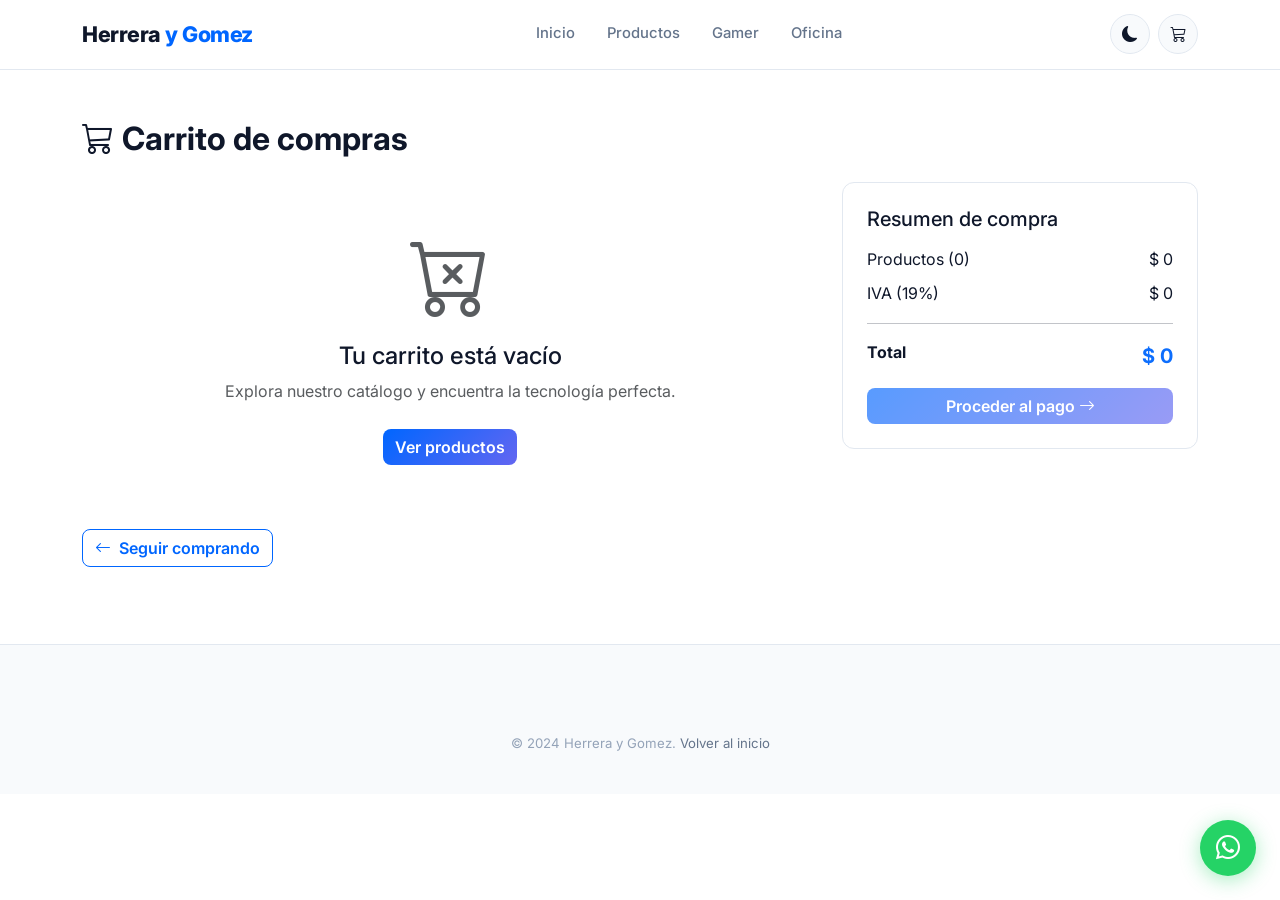
<file: cart.html>
<!DOCTYPE html>
<html lang="es">
<head>
  <meta charset="UTF-8">
  <meta name="viewport" content="width=device-width, initial-scale=1.0">
  <meta name="description" content="Carrito de compras - Herrera y Gomez. Revisa tus productos y procede al pago seguro.">
  <meta name="robots" content="noindex">
  <title>Carrito de Compras | Herrera y Gomez</title>
  <link rel="preconnect" href="https://fonts.googleapis.com">
  <link rel="preconnect" href="https://fonts.gstatic.com" crossorigin>
  <link href="https://fonts.googleapis.com/css2?family=Inter:wght@400;500;600;700;800&display=swap" rel="stylesheet">
  <link href="https://cdn.jsdelivr.net/npm/bootstrap@5.3.3/dist/css/bootstrap.min.css" rel="stylesheet">
  <link href="https://cdn.jsdelivr.net/npm/bootstrap-icons@1.11.3/font/bootstrap-icons.min.css" rel="stylesheet">
  <link href="assets/css/style.css" rel="stylesheet">
</head>
<body data-page="cart">
  <main></main>
  <script src="https://cdn.jsdelivr.net/npm/bootstrap@5.3.3/dist/js/bootstrap.bundle.min.js"></script>
  <script type="module" src="assets/js/main.js"></script>
</body>
</html>
</file>
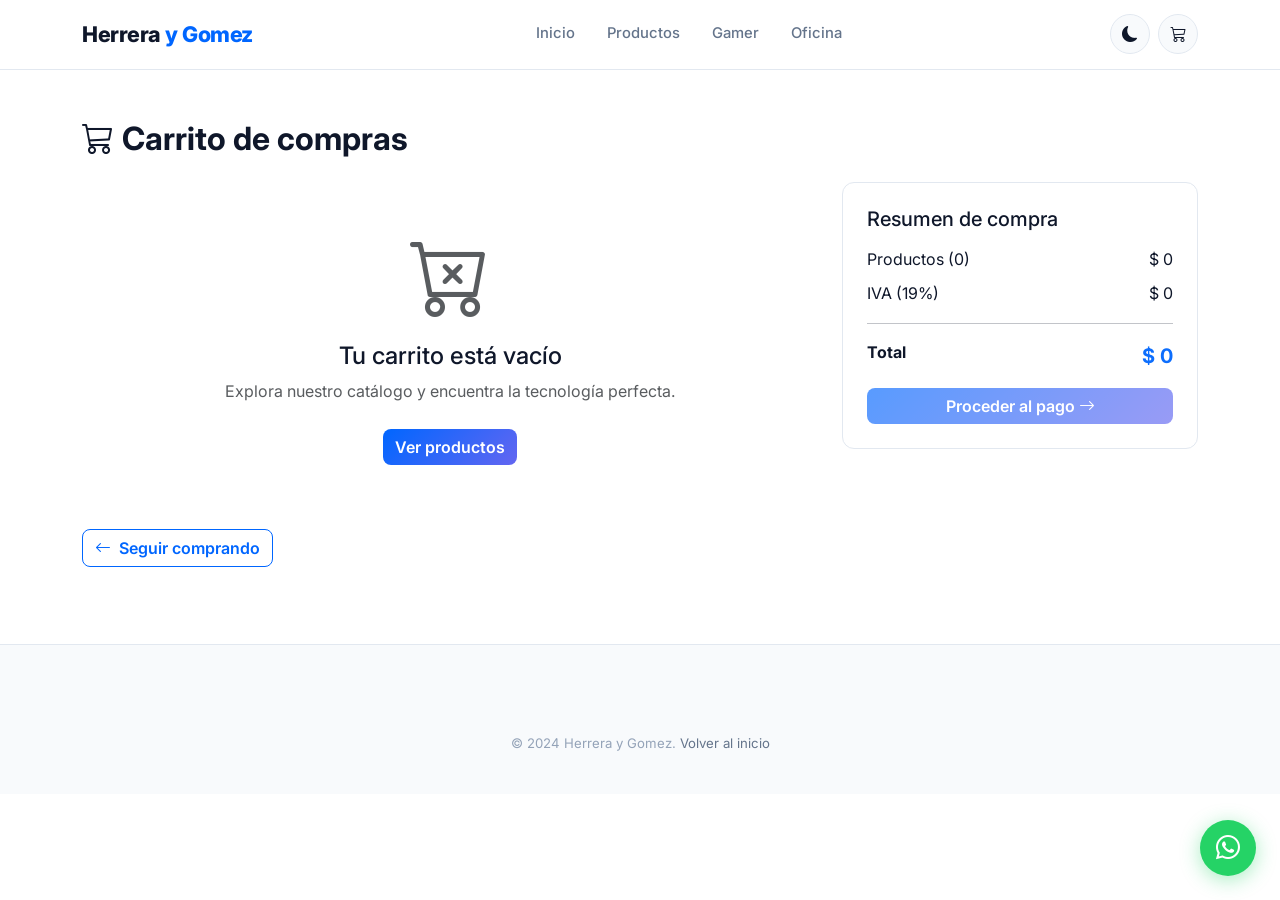
<file: checkout.html>
<!DOCTYPE html>
<html lang="es">
<head>
  <meta charset="UTF-8">
  <meta name="viewport" content="width=device-width, initial-scale=1.0">
  <meta name="description" content="Checkout seguro con PSE - Herrera y Gomez. Completa tu compra de forma rápida y segura.">
  <meta name="robots" content="noindex">
  <title>Checkout | Herrera y Gomez</title>
  <link rel="preconnect" href="https://fonts.googleapis.com">
  <link rel="preconnect" href="https://fonts.gstatic.com" crossorigin>
  <link href="https://fonts.googleapis.com/css2?family=Inter:wght@400;500;600;700;800&display=swap" rel="stylesheet">
  <link href="https://cdn.jsdelivr.net/npm/bootstrap@5.3.3/dist/css/bootstrap.min.css" rel="stylesheet">
  <link href="https://cdn.jsdelivr.net/npm/bootstrap-icons@1.11.3/font/bootstrap-icons.min.css" rel="stylesheet">
  <link href="assets/css/style.css" rel="stylesheet">
</head>
<body data-page="checkout">
  <main></main>
  <script src="https://cdn.jsdelivr.net/npm/bootstrap@5.3.3/dist/js/bootstrap.bundle.min.js"></script>
  <script type="module" src="assets/js/main.js"></script>
</body>
</html>
</file>
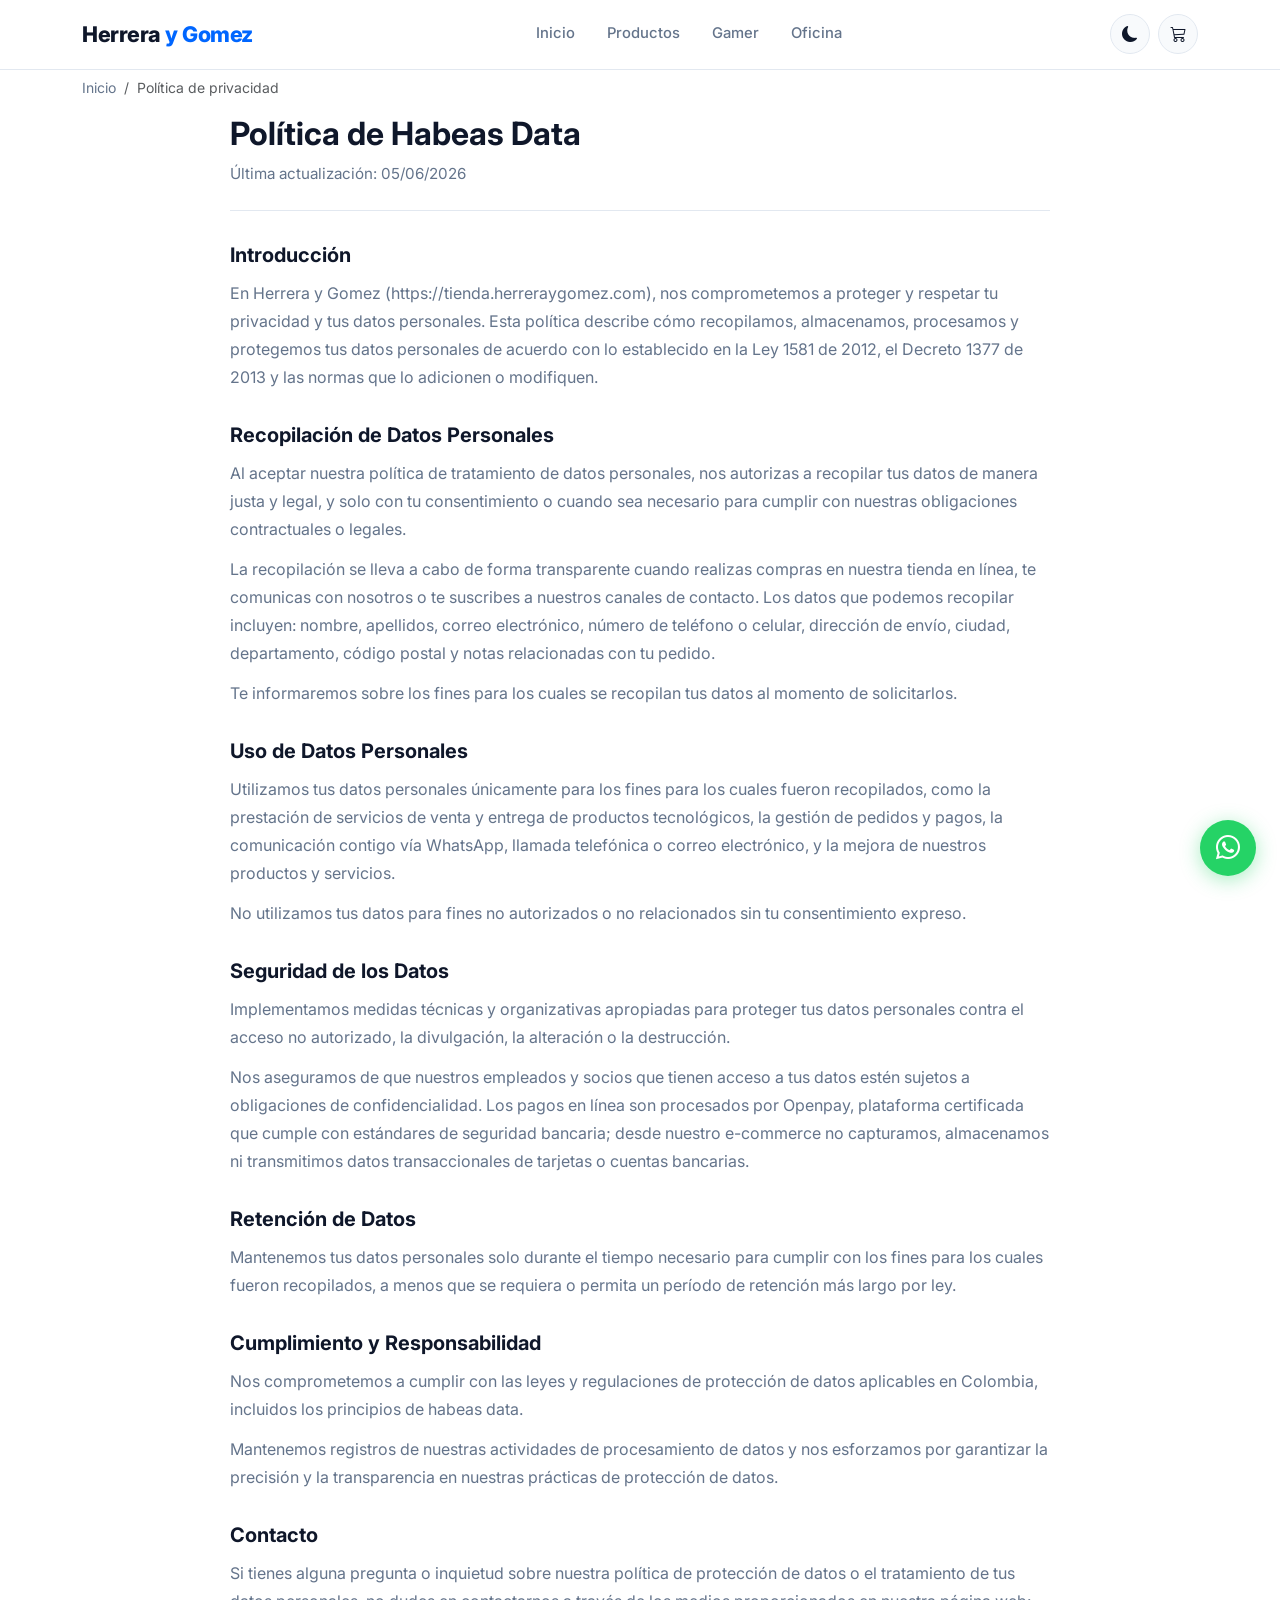
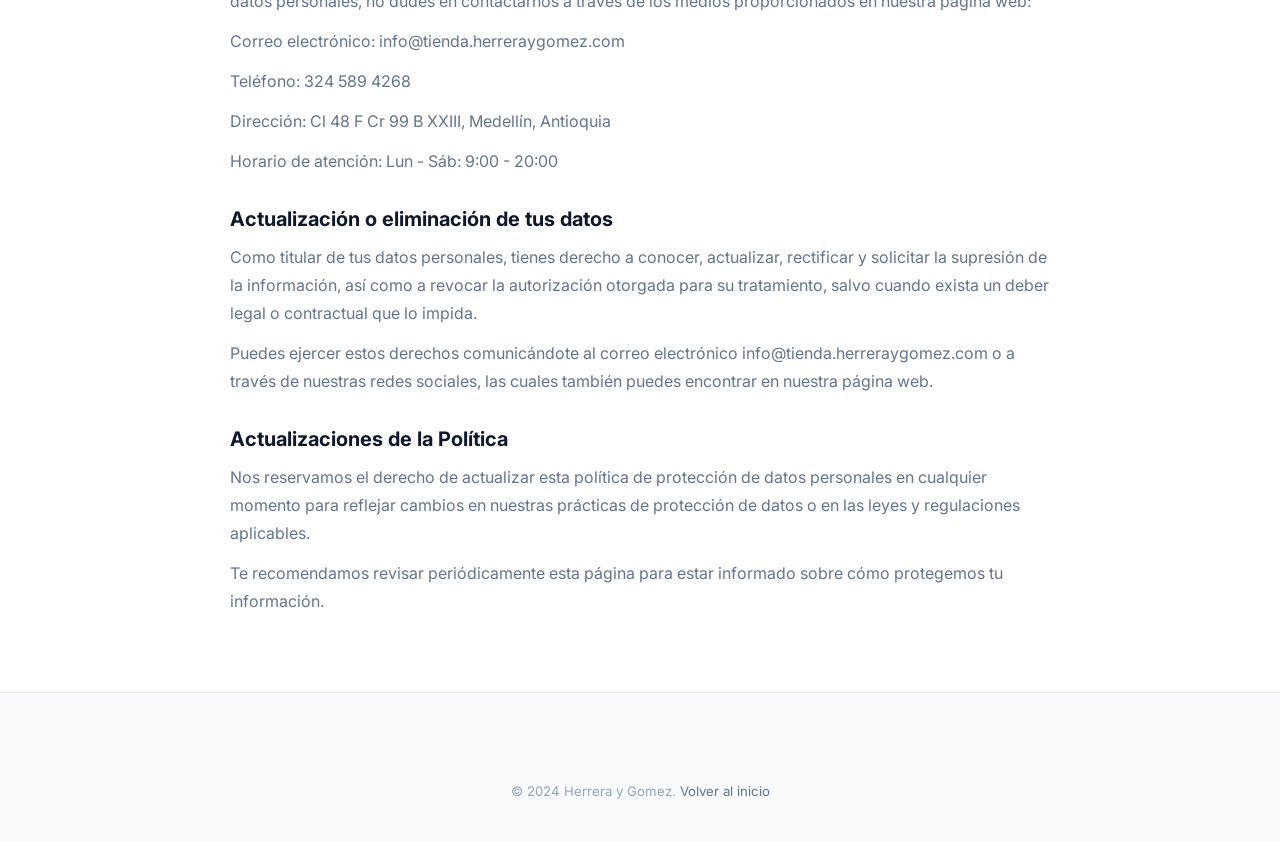
<file: privacy.html>
<!DOCTYPE html>
<html lang="es">
<head>
  <meta charset="UTF-8">
  <meta name="viewport" content="width=device-width, initial-scale=1.0">
  <meta name="description" content="Política de Habeas Data y protección de datos personales de Herrera y Gomez. Conoce cómo tratamos tu información según la Ley 1581 de 2012.">
  <meta name="robots" content="index, follow">
  <title>Política de Privacidad | Herrera y Gomez</title>
  <link rel="preconnect" href="https://fonts.googleapis.com">
  <link rel="preconnect" href="https://fonts.gstatic.com" crossorigin>
  <link href="https://fonts.googleapis.com/css2?family=Inter:wght@400;500;600;700;800&display=swap" rel="stylesheet">
  <link href="https://cdn.jsdelivr.net/npm/bootstrap@5.3.3/dist/css/bootstrap.min.css" rel="stylesheet">
  <link href="https://cdn.jsdelivr.net/npm/bootstrap-icons@1.11.3/font/bootstrap-icons.min.css" rel="stylesheet">
  <link href="assets/css/style.css" rel="stylesheet">
</head>
<body data-page="privacy">
  <main></main>
  <script src="https://cdn.jsdelivr.net/npm/bootstrap@5.3.3/dist/js/bootstrap.bundle.min.js"></script>
  <script type="module" src="assets/js/main.js"></script>
</body>
</html>
</file>
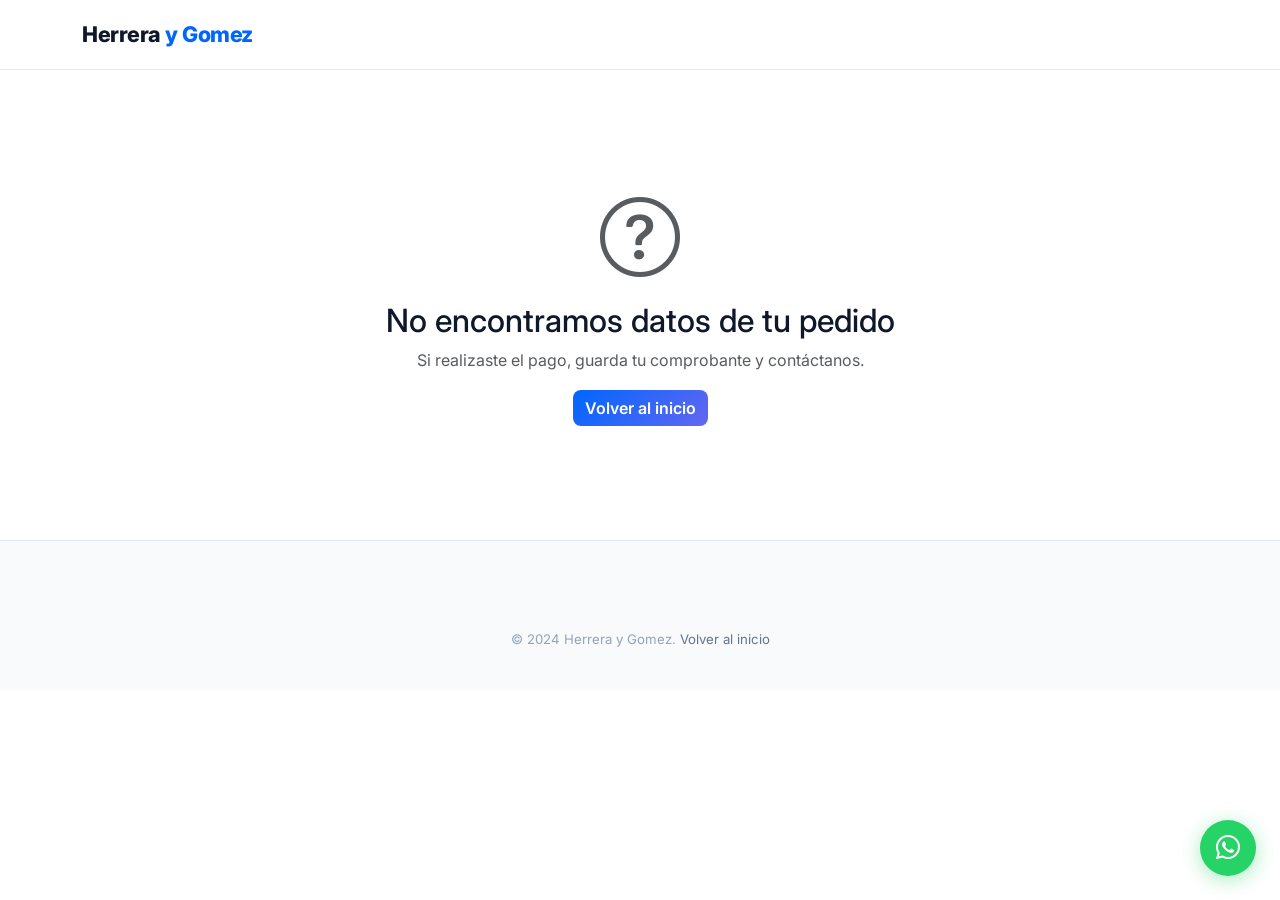
<file: success.html>
<!DOCTYPE html>
<html lang="es">
<head>
  <meta charset="UTF-8">
  <meta name="viewport" content="width=device-width, initial-scale=1.0">
  <meta name="robots" content="noindex">
  <meta name="description" content="Gracias por tu compra - Confirmación de pago PSE Herrera y Gomez">
  <title>Gracias por tu compra | Herrera y Gomez</title>
  <link rel="preconnect" href="https://fonts.googleapis.com">
  <link rel="preconnect" href="https://fonts.gstatic.com" crossorigin>
  <link href="https://fonts.googleapis.com/css2?family=Inter:wght@400;500;600;700;800&display=swap" rel="stylesheet">
  <link href="https://cdn.jsdelivr.net/npm/bootstrap@5.3.3/dist/css/bootstrap.min.css" rel="stylesheet">
  <link href="https://cdn.jsdelivr.net/npm/bootstrap-icons@1.11.3/font/bootstrap-icons.min.css" rel="stylesheet">
  <link href="assets/css/style.css" rel="stylesheet">
</head>
<body data-page="success">
  <main></main>
  <script src="https://cdn.jsdelivr.net/npm/bootstrap@5.3.3/dist/js/bootstrap.bundle.min.js"></script>
  <script type="module" src="assets/js/main.js"></script>
</body>
</html>
</file>
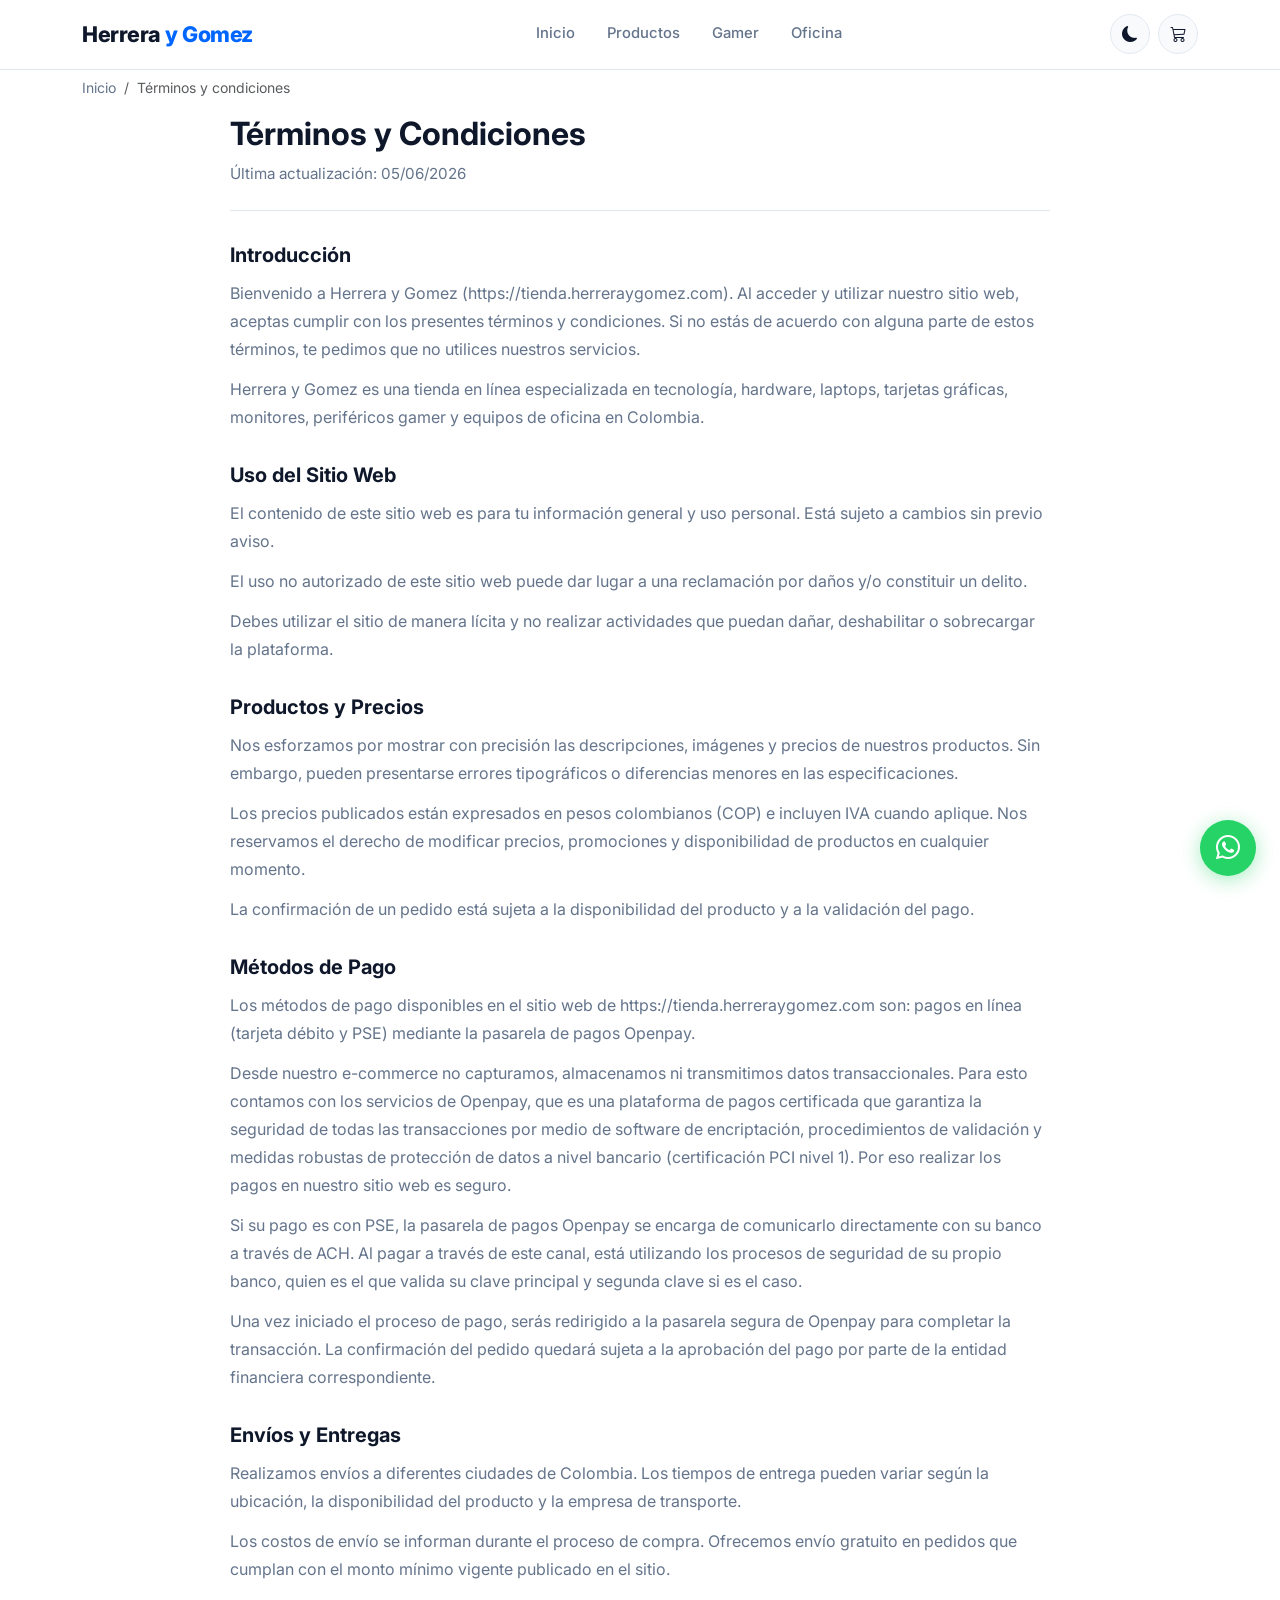
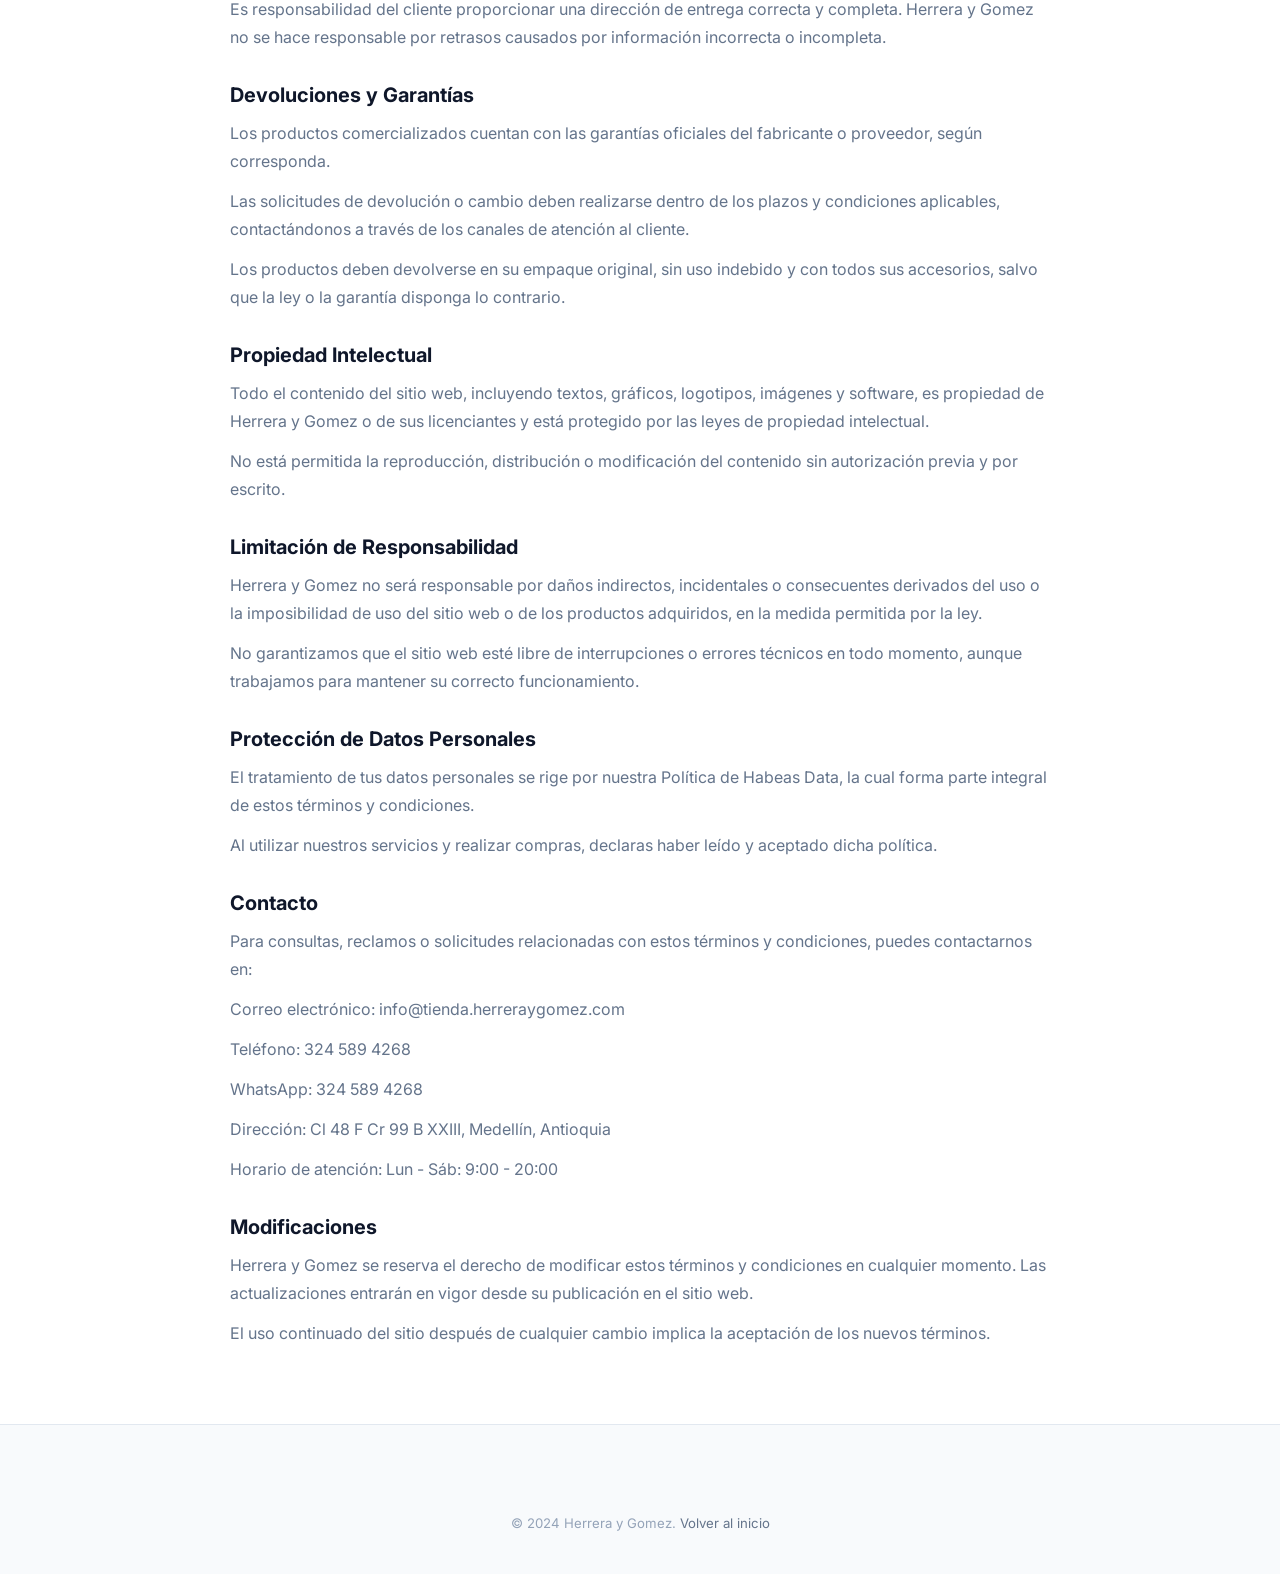
<file: terms.html>
<!DOCTYPE html>
<html lang="es">
<head>
  <meta charset="UTF-8">
  <meta name="viewport" content="width=device-width, initial-scale=1.0">
  <meta name="description" content="Términos y condiciones de uso de la tienda en línea Herrera y Gomez. Información sobre pagos, envíos, devoluciones y garantías.">
  <meta name="robots" content="index, follow">
  <title>Términos y Condiciones | Herrera y Gomez</title>
  <link rel="preconnect" href="https://fonts.googleapis.com">
  <link rel="preconnect" href="https://fonts.gstatic.com" crossorigin>
  <link href="https://fonts.googleapis.com/css2?family=Inter:wght@400;500;600;700;800&display=swap" rel="stylesheet">
  <link href="https://cdn.jsdelivr.net/npm/bootstrap@5.3.3/dist/css/bootstrap.min.css" rel="stylesheet">
  <link href="https://cdn.jsdelivr.net/npm/bootstrap-icons@1.11.3/font/bootstrap-icons.min.css" rel="stylesheet">
  <link href="assets/css/style.css" rel="stylesheet">
</head>
<body data-page="terms">
  <main></main>
  <script src="https://cdn.jsdelivr.net/npm/bootstrap@5.3.3/dist/js/bootstrap.bundle.min.js"></script>
  <script type="module" src="assets/js/main.js"></script>
</body>
</html>
</file>
<file: assets/css/style.css>
:root {
  --primary: #0066ff;
  --primary-dark: #0052cc;
  --primary-light: #3399ff;
  --accent: #6366f1;
  --accent-glow: rgba(99, 102, 241, 0.3);
  --success: #10b981;
  --warning: #f59e0b;
  --danger: #ef4444;

  --bg-primary: #ffffff;
  --bg-secondary: #f8fafc;
  --bg-tertiary: #f1f5f9;
  --bg-card: #ffffff;
  --text-primary: #0f172a;
  --text-secondary: #64748b;
  --text-muted: #94a3b8;
  --border-color: #e2e8f0;
  --shadow-sm: 0 1px 3px rgba(0, 0, 0, 0.06);
  --shadow-md: 0 4px 20px rgba(0, 0, 0, 0.08);
  --shadow-lg: 0 10px 40px rgba(0, 0, 0, 0.12);
  --shadow-glow: 0 0 30px rgba(0, 102, 255, 0.15);
  --navbar-bg: rgba(255, 255, 255, 0.95);
  --gradient-primary: linear-gradient(135deg, #0066ff 0%, #6366f1 100%);
  --gradient-dark: linear-gradient(135deg, #0f172a 0%, #1e293b 100%);
  --gradient-hero: linear-gradient(135deg, #0a0e17 0%, #1a1f3a 50%, #0f172a 100%);
  --radius: 12px;
  --radius-lg: 20px;
  --transition: 0.3s cubic-bezier(0.4, 0, 0.2, 1);
  --font-main: 'Inter', -apple-system, BlinkMacSystemFont, 'Segoe UI', sans-serif;
}

[data-theme="dark"] {
  --bg-primary: #0a0e17;
  --bg-secondary: #111827;
  --bg-tertiary: #1a1f2e;
  --bg-card: #151b2b;
  --text-primary: #f1f5f9;
  --text-secondary: #94a3b8;
  --text-muted: #64748b;
  --border-color: #1e293b;
  --shadow-sm: 0 1px 3px rgba(0, 0, 0, 0.3);
  --shadow-md: 0 4px 20px rgba(0, 0, 0, 0.4);
  --shadow-lg: 0 10px 40px rgba(0, 0, 0, 0.5);
  --navbar-bg: rgba(10, 14, 23, 0.95);
}

*, *::before, *::after { box-sizing: border-box; }

html {
  scroll-behavior: smooth;
  -webkit-font-smoothing: antialiased;
}

body {
  font-family: var(--font-main);
  background: var(--bg-primary);
  color: var(--text-primary);
  line-height: 1.6;
  overflow-x: hidden;
  transition: background var(--transition), color var(--transition);
}

a {
  color: var(--primary);
  text-decoration: none;
  transition: color var(--transition);
}

a:hover { color: var(--primary-light); }

img { max-width: 100%; height: auto; }

.section-padding { padding: clamp(2.5rem, 6vw, 5rem) 0; }

.section-title {
  font-size: clamp(1.35rem, 4vw, 2rem);
  font-weight: 700;
  margin-bottom: 0.5rem;
}

.section-subtitle {
  color: var(--text-secondary);
  margin-bottom: clamp(1.25rem, 4vw, 2.5rem);
  font-size: clamp(0.875rem, 2.5vw, 1rem);
}

#loading-screen {
  position: fixed;
  inset: 0;
  z-index: 10000;
  background: var(--gradient-hero);
  display: flex;
  align-items: center;
  justify-content: center;
  flex-direction: column;
  transition: opacity 0.6s, visibility 0.6s;
}

#loading-screen.fade-out {
  opacity: 0;
  visibility: hidden;
  pointer-events: none;
}

.loader-logo {
  font-size: 2rem;
  font-weight: 800;
  color: #fff;
  letter-spacing: -0.5px;
  margin-bottom: 1.5rem;
}

.loader-logo span { color: var(--primary-light); }

.loader-bar {
  width: 200px;
  height: 3px;
  background: rgba(255, 255, 255, 0.1);
  border-radius: 3px;
  overflow: hidden;
}

.loader-bar::after {
  content: '';
  display: block;
  width: 40%;
  height: 100%;
  background: var(--gradient-primary);
  border-radius: 3px;
  animation: loaderSlide 1.2s ease-in-out infinite;
}

@keyframes loaderSlide {
  0% { transform: translateX(-100%); }
  100% { transform: translateX(350%); }
}

.navbar-main {
  background: var(--navbar-bg);
  backdrop-filter: blur(20px);
  -webkit-backdrop-filter: blur(20px);
  border-bottom: 1px solid var(--border-color);
  padding: 0.75rem 0;
  transition: all var(--transition);
  z-index: 1030;
}

.navbar-main.navbar-scrolled {
  box-shadow: var(--shadow-md);
  padding: 0.5rem 0;
}

.navbar-brand {
  font-weight: 800;
  font-size: 1.35rem;
  color: var(--text-primary) !important;
  letter-spacing: -0.5px;
}

.navbar-brand span { color: var(--primary); }

.nav-link {
  color: var(--text-secondary) !important;
  font-weight: 500;
  font-size: 0.925rem;
  padding: 0.5rem 1rem !important;
  transition: color var(--transition);
  position: relative;
}

.nav-link:hover, .nav-link.active {
  color: var(--primary) !important;
}

.nav-link.active::after {
  content: '';
  position: absolute;
  bottom: 0;
  left: 50%;
  transform: translateX(-50%);
  width: 20px;
  height: 2px;
  background: var(--primary);
  border-radius: 2px;
}

.search-form {
  position: relative;
  max-width: 320px;
  width: 100%;
}

.search-form input {
  background: var(--bg-secondary);
  border: 1px solid var(--border-color);
  border-radius: 50px;
  padding: 0.5rem 1rem 0.5rem 2.5rem;
  color: var(--text-primary);
  font-size: 0.875rem;
  width: 100%;
  transition: all var(--transition);
}

.search-form input:focus {
  outline: none;
  border-color: var(--primary);
  box-shadow: 0 0 0 3px rgba(0, 102, 255, 0.1);
}

.search-form .search-icon {
  position: absolute;
  left: 0.875rem;
  top: 50%;
  transform: translateY(-50%);
  color: var(--text-muted);
}

.nav-actions .btn-icon {
  width: 40px;
  height: 40px;
  border-radius: 50%;
  display: flex;
  align-items: center;
  justify-content: center;
  background: var(--bg-secondary);
  border: 1px solid var(--border-color);
  color: var(--text-primary);
  position: relative;
  transition: all var(--transition);
}

.nav-actions .btn-icon:hover {
  background: var(--primary);
  color: #fff;
  border-color: var(--primary);
}

.cart-badge, .wishlist-badge, .compare-badge {
  position: absolute;
  top: -4px;
  right: -4px;
  background: var(--danger);
  color: #fff;
  font-size: 0.65rem;
  font-weight: 700;
  width: 18px;
  height: 18px;
  border-radius: 50%;
  display: flex;
  align-items: center;
  justify-content: center;
}

.mini-cart-dropdown {
  min-width: 320px;
  padding: 1rem;
  border: 1px solid var(--border-color);
  border-radius: var(--radius);
  box-shadow: var(--shadow-lg);
  background: var(--bg-card);
}

.hero-section {
  background: var(--gradient-hero);
  padding: clamp(5rem, 12vw, 7.5rem) 0 clamp(2.5rem, 6vw, 5rem);
  position: relative;
  overflow: hidden;
}

.hero-section::before {
  content: '';
  position: absolute;
  top: -50%;
  right: -20%;
  width: 600px;
  height: 600px;
  background: radial-gradient(circle, rgba(0, 102, 255, 0.15) 0%, transparent 70%);
  border-radius: 50%;
}

.hero-section::after {
  content: '';
  position: absolute;
  bottom: -30%;
  left: -10%;
  width: 400px;
  height: 400px;
  background: radial-gradient(circle, rgba(99, 102, 241, 0.1) 0%, transparent 70%);
  border-radius: 50%;
}

.hero-content {
  position: relative;
  z-index: 2;
}

.hero-badge {
  display: inline-flex;
  align-items: center;
  gap: 0.5rem;
  background: rgba(0, 102, 255, 0.15);
  color: var(--primary-light);
  padding: 0.375rem 1rem;
  border-radius: 50px;
  font-size: 0.825rem;
  font-weight: 600;
  margin-bottom: 1.5rem;
  border: 1px solid rgba(0, 102, 255, 0.2);
}

.hero-title {
  font-size: clamp(1.65rem, 6vw, 4rem);
  font-weight: 800;
  color: #fff;
  line-height: 1.15;
  margin-bottom: clamp(0.75rem, 3vw, 1.5rem);
  letter-spacing: -0.5px;
}

.hero-title .highlight {
  background: var(--gradient-primary);
  -webkit-background-clip: text;
  -webkit-text-fill-color: transparent;
  background-clip: text;
}

.hero-text {
  color: rgba(255, 255, 255, 0.7);
  font-size: clamp(0.875rem, 2.5vw, 1.125rem);
  max-width: 520px;
  margin-bottom: clamp(1rem, 3vw, 2rem);
}

.hero-buttons { display: flex; gap: 1rem; flex-wrap: wrap; }

.btn-glow {
  background: var(--gradient-primary);
  border: none;
  color: #fff;
  padding: clamp(0.5rem, 2vw, 0.75rem) clamp(1.25rem, 4vw, 2rem);
  border-radius: 50px;
  font-weight: 600;
  font-size: clamp(0.85rem, 2.5vw, 1rem);
  transition: all var(--transition);
  box-shadow: 0 4px 20px rgba(0, 102, 255, 0.4);
}

.btn-glow:hover {
  transform: translateY(-2px);
  box-shadow: 0 8px 30px rgba(0, 102, 255, 0.5);
  color: #fff;
}

.btn-outline-light-custom {
  border: 1px solid rgba(255, 255, 255, 0.3);
  color: #fff;
  padding: clamp(0.5rem, 2vw, 0.75rem) clamp(1.25rem, 4vw, 2rem);
  border-radius: 50px;
  font-weight: 600;
  font-size: clamp(0.85rem, 2.5vw, 1rem);
  background: transparent;
  transition: all var(--transition);
}

.btn-outline-light-custom:hover {
  background: rgba(255, 255, 255, 0.1);
  color: #fff;
  border-color: rgba(255, 255, 255, 0.5);
}

.hero-stats {
  display: flex;
  gap: clamp(1rem, 4vw, 2.5rem);
  margin-top: clamp(1.25rem, 4vw, 3rem);
  padding-top: clamp(1rem, 3vw, 2rem);
  border-top: 1px solid rgba(255, 255, 255, 0.1);
}

.hero-stat strong {
  display: block;
  font-size: clamp(1.1rem, 3vw, 1.5rem);
  color: #fff;
  font-weight: 700;
}

.hero-stat span {
  font-size: 0.825rem;
  color: rgba(255, 255, 255, 0.5);
}

.hero-visual {
  position: relative;
  z-index: 2;
}

.hero-visual img {
  border-radius: var(--radius-lg);
  box-shadow: var(--shadow-lg);
}

.banner-carousel {
  padding: 2rem 0;
  background: var(--bg-secondary);
}

.banner-slide {
  border-radius: var(--radius-lg);
  overflow: hidden;
  position: relative;
  min-height: 200px;
  display: flex;
  align-items: center;
  padding: 2rem 3rem;
}

.banner-slide.bg-primary-gradient { background: var(--gradient-primary); }
.banner-slide.bg-dark-gradient { background: var(--gradient-dark); }
.banner-slide.bg-accent { background: linear-gradient(135deg, #6366f1, #8b5cf6); }

.banner-slide h3 {
  color: #fff;
  font-weight: 700;
  margin-bottom: 0.5rem;
}

.banner-slide p {
  color: rgba(255, 255, 255, 0.8);
  margin-bottom: 1rem;
}

.categories-grid {
  display: grid;
  grid-template-columns: repeat(auto-fill, minmax(160px, 1fr));
  gap: 1rem;
}

.category-card {
  background: var(--bg-card);
  border: 1px solid var(--border-color);
  border-radius: var(--radius);
  padding: 1.5rem 1rem;
  text-align: center;
  transition: all var(--transition);
  color: var(--text-primary);
  display: block;
}

.category-card:hover {
  transform: translateY(-4px);
  box-shadow: var(--shadow-md);
  border-color: var(--primary);
  color: var(--text-primary);
}

.category-icon {
  width: 56px;
  height: 56px;
  border-radius: 50%;
  background: rgba(0, 102, 255, 0.1);
  display: flex;
  align-items: center;
  justify-content: center;
  margin: 0 auto 0.75rem;
  font-size: 1.5rem;
  color: var(--primary);
  transition: all var(--transition);
}

.category-card:hover .category-icon {
  background: var(--primary);
  color: #fff;
}

.category-card h5 {
  font-size: 0.875rem;
  font-weight: 600;
  margin-bottom: 0.25rem;
}

.category-count {
  font-size: 0.75rem;
  color: var(--text-muted);
}

.products-grid {
  display: grid;
  grid-template-columns: repeat(auto-fill, minmax(260px, 1fr));
  gap: 1.5rem;
}

.product-card {
  background: var(--bg-card);
  border: 1px solid var(--border-color);
  border-radius: var(--radius);
  overflow: hidden;
  transition: all var(--transition);
  position: relative;
}

.product-card:hover {
  transform: translateY(-6px);
  box-shadow: var(--shadow-lg);
  border-color: transparent;
}

.product-card.out-of-stock { opacity: 0.75; }

.product-card-image {
  position: relative;
  overflow: hidden;
  aspect-ratio: 1;
  background: var(--bg-secondary);
}

.product-card-image img {
  width: 100%;
  height: 100%;
  object-fit: cover;
  display: block;
  background: var(--bg-secondary);
  transition: transform 0.5s ease;
}

.product-card:hover .product-card-image img {
  transform: scale(1.08);
}

.badge-discount, .badge-new, .badge-soldout {
  position: absolute;
  top: 12px;
  padding: 0.25rem 0.625rem;
  border-radius: 6px;
  font-size: 0.7rem;
  font-weight: 700;
  z-index: 2;
}

.badge-discount { left: 12px; background: var(--danger); color: #fff; }
.badge-new { right: 12px; background: var(--primary); color: #fff; }
.badge-soldout { left: 12px; background: var(--text-muted); color: #fff; }

.product-card-actions {
  position: absolute;
  bottom: 12px;
  left: 50%;
  transform: translateX(-50%) translateY(20px);
  display: flex;
  gap: 0.5rem;
  opacity: 0;
  transition: all var(--transition);
  z-index: 3;
}

.product-card:hover .product-card-actions {
  opacity: 1;
  transform: translateX(-50%) translateY(0);
}

.btn-action {
  width: 38px;
  height: 38px;
  border-radius: 50%;
  border: none;
  background: var(--bg-card);
  color: var(--text-primary);
  display: flex;
  align-items: center;
  justify-content: center;
  box-shadow: var(--shadow-md);
  transition: all var(--transition);
  cursor: pointer;
}

.btn-action:hover, .btn-action.active {
  background: var(--primary);
  color: #fff;
}

.btn-action.added {
  animation: cartPulse 0.6s ease;
}

@keyframes cartPulse {
  0%, 100% { transform: scale(1); }
  50% { transform: scale(1.2); }
}

.product-card-body { padding: 1.25rem; }

.product-category {
  font-size: 0.7rem;
  text-transform: uppercase;
  letter-spacing: 0.5px;
  color: var(--primary);
  font-weight: 600;
}

.product-title {
  font-size: 0.95rem;
  font-weight: 600;
  margin: 0.375rem 0;
  line-height: 1.4;
}

.product-title a { color: var(--text-primary); }
.product-title a:hover { color: var(--primary); }

.product-rating { font-size: 0.8rem; margin-bottom: 0.5rem; }

.product-price {
  display: flex;
  align-items: center;
  gap: 0.5rem;
  margin-bottom: 0.375rem;
}

.price-current {
  font-size: 1.125rem;
  font-weight: 700;
  color: var(--text-primary);
}

.price-old {
  font-size: 0.875rem;
  color: var(--text-muted);
  text-decoration: line-through;
}

.benefits-grid {
  display: grid;
  grid-template-columns: repeat(auto-fill, minmax(240px, 1fr));
  gap: 1.5rem;
}

.benefit-card {
  text-align: center;
  padding: 2rem 1.5rem;
  background: var(--bg-card);
  border: 1px solid var(--border-color);
  border-radius: var(--radius);
  transition: all var(--transition);
}

.benefit-card:hover {
  transform: translateY(-4px);
  box-shadow: var(--shadow-md);
}

.benefit-card i {
  font-size: 2rem;
  color: var(--primary);
  margin-bottom: 1rem;
}

.benefit-card h5 {
  font-weight: 600;
  margin-bottom: 0.5rem;
}

.benefit-card p {
  color: var(--text-secondary);
  font-size: 0.875rem;
  margin: 0;
}

.segment-section {
  border-radius: var(--radius-lg);
  overflow: hidden;
  position: relative;
  min-height: 300px;
  display: flex;
  align-items: flex-end;
  padding: 2.5rem;
  transition: transform var(--transition);
}

.segment-section:hover { transform: scale(1.02); }

.segment-gamer {
  background: linear-gradient(135deg, rgba(99, 102, 241, 0.92), rgba(139, 92, 246, 0.85));
}

.segment-office {
  background: linear-gradient(135deg, rgba(0, 102, 255, 0.88), rgba(16, 185, 129, 0.75));
}

.segment-section h3 {
  color: #fff;
  font-weight: 700;
  margin-bottom: 0.5rem;
}

.segment-section p {
  color: rgba(255, 255, 255, 0.85);
  margin-bottom: 1rem;
}

.testimonials-grid {
  display: grid;
  grid-template-columns: repeat(auto-fill, minmax(280px, 1fr));
  gap: 1.5rem;
}

.testimonial-card {
  background: var(--bg-card);
  border: 1px solid var(--border-color);
  border-radius: var(--radius);
  padding: 1.75rem;
  transition: all var(--transition);
}

.testimonial-card:hover { box-shadow: var(--shadow-md); }

.testimonial-text {
  color: var(--text-secondary);
  font-style: italic;
  margin: 1rem 0;
  font-size: 0.925rem;
}

.testimonial-author {
  display: flex;
  align-items: center;
  gap: 0.75rem;
}

.author-avatar {
  width: 40px;
  height: 40px;
  border-radius: 50%;
  background: var(--gradient-primary);
  color: #fff;
  display: flex;
  align-items: center;
  justify-content: center;
  font-weight: 700;
}

.newsletter-section {
  background: var(--gradient-primary);
  border-radius: var(--radius-lg);
  padding: 3rem;
  color: #fff;
}

.newsletter-section h3 { font-weight: 700; margin-bottom: 0.5rem; }

.newsletter-form {
  display: flex;
  gap: 0.75rem;
  max-width: 480px;
}

.newsletter-form input {
  flex: 1;
  border: none;
  border-radius: 50px;
  padding: 0.75rem 1.25rem;
  font-size: 0.925rem;
}

.newsletter-form button {
  border-radius: 50px;
  padding: 0.75rem 1.5rem;
  background: #fff;
  color: var(--primary);
  border: none;
  font-weight: 600;
  white-space: nowrap;
  transition: all var(--transition);
}

.newsletter-form button:hover {
  transform: scale(1.05);
  box-shadow: var(--shadow-md);
}

.footer-main {
  background: var(--bg-secondary);
  border-top: 1px solid var(--border-color);
  padding: 4rem 0 0;
}

.footer-brand {
  font-size: 1.25rem;
  font-weight: 800;
  color: var(--text-primary);
  margin-bottom: 1rem;
}

.footer-brand span { color: var(--primary); }

.footer-desc {
  color: var(--text-secondary);
  font-size: 0.875rem;
  max-width: 280px;
}

.footer-title {
  font-weight: 600;
  font-size: 0.925rem;
  margin-bottom: 1rem;
  text-transform: uppercase;
  letter-spacing: 0.5px;
}

.footer-links {
  list-style: none;
  padding: 0;
  margin: 0;
}

.footer-links li { margin-bottom: 0.5rem; }

.footer-links a {
  color: var(--text-secondary);
  font-size: 0.875rem;
  transition: color var(--transition);
}

.footer-links a:hover { color: var(--primary); }

.footer-social {
  display: flex;
  gap: 0.75rem;
  margin-top: 1rem;
}

.footer-social a {
  width: 36px;
  height: 36px;
  border-radius: 50%;
  background: var(--bg-tertiary);
  display: flex;
  align-items: center;
  justify-content: center;
  color: var(--text-secondary);
  transition: all var(--transition);
}

.footer-social a:hover {
  background: var(--primary);
  color: #fff;
}

.footer-bottom {
  border-top: 1px solid var(--border-color);
  padding: 1.5rem 0;
  margin-top: 3rem;
  text-align: center;
  color: var(--text-muted);
  font-size: 0.825rem;
}

.payment-icons {
  display: flex;
  gap: 0.75rem;
  align-items: center;
  margin-top: 1rem;
}

.payment-icons i {
  font-size: 1.5rem;
  color: var(--text-muted);
}

.catalog-header {
  background: var(--bg-secondary);
  padding: clamp(5.5rem, 14vw, 7.5rem) 0 clamp(1.25rem, 3vw, 2rem);
  border-bottom: 1px solid var(--border-color);
}

.catalog-toolbar {
  display: flex;
  flex-wrap: wrap;
  gap: 1rem;
  align-items: center;
  justify-content: space-between;
  margin-bottom: 2rem;
}

.catalog-search-box {
  position: relative;
  flex: 1;
  max-width: 400px;
}

.catalog-search-box input {
  width: 100%;
  padding: 0.625rem 1rem 0.625rem 2.5rem;
  border: 1px solid var(--border-color);
  border-radius: var(--radius);
  background: var(--bg-card);
  color: var(--text-primary);
}

.catalog-search-box i {
  position: absolute;
  left: 0.875rem;
  top: 50%;
  transform: translateY(-50%);
  color: var(--text-muted);
}

.filter-buttons {
  display: flex;
  flex-wrap: wrap;
  gap: 0.5rem;
  margin-bottom: 2rem;
}

.filter-btn {
  padding: 0.5rem 1rem;
  border: 1px solid var(--border-color);
  border-radius: 50px;
  background: var(--bg-card);
  color: var(--text-secondary);
  font-size: 0.825rem;
  font-weight: 500;
  cursor: pointer;
  transition: all var(--transition);
}

.filter-btn:hover, .filter-btn.active {
  background: var(--primary);
  color: #fff;
  border-color: var(--primary);
}

.segment-tabs {
  display: flex;
  gap: 0.5rem;
  margin-bottom: 1.5rem;
}

.segment-tab {
  padding: 0.5rem 1.25rem;
  border-radius: 50px;
  border: 1px solid var(--border-color);
  background: transparent;
  color: var(--text-secondary);
  font-weight: 500;
  cursor: pointer;
  transition: all var(--transition);
}

.segment-tab.active {
  background: var(--primary);
  color: #fff;
  border-color: var(--primary);
}

.product-detail-section { padding-top: clamp(5.5rem, 14vw, 7.5rem); }

.product-gallery .gallery-main {
  background: var(--bg-secondary);
  border-radius: var(--radius);
  overflow: hidden;
  margin-bottom: 1rem;
}

.product-gallery .gallery-main img {
  width: 100%;
  aspect-ratio: 1;
  object-fit: cover;
}

.gallery-thumbs {
  display: flex;
  gap: 0.75rem;
}

.gallery-thumb {
  border: 2px solid var(--border-color);
  border-radius: 8px;
  overflow: hidden;
  padding: 0;
  background: none;
  cursor: pointer;
  transition: border-color var(--transition);
  width: 80px;
  height: 80px;
}

.gallery-thumb.active, .gallery-thumb:hover {
  border-color: var(--primary);
}

.gallery-thumb img {
  width: 100%;
  height: 100%;
  object-fit: cover;
}

.product-detail-title {
  font-size: 1.75rem;
  font-weight: 700;
  margin: 0.5rem 0 1rem;
}

.quantity-selector {
  display: flex;
  align-items: center;
  border: 1px solid var(--border-color);
  border-radius: var(--radius);
  overflow: hidden;
}

.quantity-selector input {
  width: 60px;
  text-align: center;
  border: none;
  border-left: 1px solid var(--border-color);
  border-right: 1px solid var(--border-color);
  background: var(--bg-card);
  color: var(--text-primary);
}

.quantity-selector .btn {
  border: none;
  border-radius: 0;
}

.product-benefits { margin-top: 1.5rem; }

.benefit-item {
  display: flex;
  align-items: center;
  gap: 0.75rem;
  padding: 0.5rem 0;
  color: var(--text-secondary);
  font-size: 0.875rem;
}

.benefit-item i { color: var(--primary); }

.specs-table th {
  width: 40%;
  color: var(--text-secondary);
  font-weight: 500;
  background: var(--bg-secondary);
}

.specs-table td { color: var(--text-primary); }

.review-item {
  padding: 1.25rem 0;
  border-bottom: 1px solid var(--border-color);
}

.cart-section { padding-top: clamp(5.5rem, 14vw, 7.5rem); }

.cart-item {
  display: flex;
  align-items: center;
  gap: 1rem;
  padding: 1.25rem;
  background: var(--bg-card);
  border: 1px solid var(--border-color);
  border-radius: var(--radius);
  margin-bottom: 0.75rem;
  transition: box-shadow var(--transition);
}

.cart-item:hover { box-shadow: var(--shadow-sm); }

.cart-item-image img {
  border-radius: 8px;
  object-fit: cover;
}

.cart-item-qty {
  display: flex;
  align-items: center;
  gap: 0.25rem;
}

.cart-item-qty .qty-input {
  width: 50px;
  text-align: center;
}

.cart-summary-card {
  background: var(--bg-card);
  border: 1px solid var(--border-color);
  border-radius: var(--radius);
  padding: 1.5rem;
  position: sticky;
  top: 100px;
}

.checkout-section { padding-top: clamp(5.5rem, 14vw, 7.5rem); }

.checkout-form-card {
  background: var(--bg-card);
  border: 1px solid var(--border-color);
  border-radius: var(--radius);
  padding: 2rem;
}

.checkout-summary-card {
  background: var(--bg-card);
  border: 1px solid var(--border-color);
  border-radius: var(--radius);
  padding: 1.5rem;
  position: sticky;
  top: 100px;
}

.payment-method-info {
  background: var(--bg-secondary);
  border: 1px solid var(--border-color);
}

.openpay-trust {
  text-align: center;
  padding-top: 0.5rem;
  border-top: 1px solid var(--border-color);
}

.openpay-logo {
  display: block;
  margin: 0 auto;
  max-width: 100%;
  height: auto;
  object-fit: contain;
}

.openpay-logo--sm {
  margin: 0;
  flex-shrink: 0;
}

#checkout-loader {
  position: fixed;
  inset: 0;
  background: rgba(0, 0, 0, 0.6);
  backdrop-filter: blur(4px);
  z-index: 9999;
  display: flex;
  align-items: center;
  justify-content: center;
}

.checkout-loader-content {
  background: var(--bg-card);
  border-radius: var(--radius-lg);
  padding: 3rem;
  text-align: center;
  max-width: 400px;
}

.success-section {
  padding: clamp(5.5rem, 14vw, 8.75rem) 0 clamp(2rem, 5vw, 5rem);
  min-height: 60vh;
  display: flex;
  align-items: center;
}

.success-checkmark {
  font-size: clamp(2.5rem, 10vw, 5rem);
  color: var(--success);
  animation: successPop 0.6s ease;
}

@keyframes successPop {
  0% { transform: scale(0); opacity: 0; }
  60% { transform: scale(1.2); }
  100% { transform: scale(1); opacity: 1; }
}

.order-details-card {
  background: var(--bg-secondary);
  border-radius: var(--radius);
  padding: 1.5rem;
  text-align: left;
  max-width: 480px;
  margin: 0 auto;
}

.thankyou-page { max-width: 640px; margin: 0 auto; }

.thankyou-next-steps {
  background: var(--bg-secondary);
  border: 1px solid var(--border-color);
  max-width: 480px;
  margin-left: auto;
  margin-right: auto;
}

.thankyou-steps li {
  padding: 0.35rem 0;
  color: var(--text-secondary);
  font-size: 0.925rem;
}

.thankyou-items { font-size: 0.9rem; }

.success-flow { max-width: 860px; margin: 0 auto; }

.timeline-heading {
  font-size: clamp(1.15rem, 4vw, 1.75rem);
  font-weight: 700;
}

.payment-timeline-wrap {
  transition: opacity 0.45s ease, transform 0.45s ease;
}

.payment-timeline-wrap--exit {
  opacity: 0;
  transform: scale(0.97);
  pointer-events: none;
}

.payment-timeline {
  display: flex;
  flex-direction: row;
  align-items: flex-start;
  justify-content: space-between;
  gap: 0;
  position: relative;
}

.timeline-step {
  flex: 1;
  display: flex;
  flex-direction: column;
  align-items: center;
  text-align: center;
  min-width: 0;
  padding: 0 0.25rem;
  position: relative;
}

.timeline-step-marker {
  position: relative;
  width: 52px;
  height: 52px;
  flex-shrink: 0;
  display: flex;
  align-items: center;
  justify-content: center;
  margin-bottom: 0.75rem;
}

.timeline-step-icon {
  width: 44px;
  height: 44px;
  border-radius: 50%;
  display: flex;
  align-items: center;
  justify-content: center;
  font-size: 1.15rem;
  background: var(--bg-tertiary);
  color: var(--text-muted);
  border: 2px solid var(--border-color);
  transition: all 0.45s ease;
  position: relative;
  z-index: 2;
}

.timeline-step--active .timeline-step-icon {
  background: rgba(0, 102, 255, 0.12);
  border-color: var(--primary);
  color: var(--primary);
  box-shadow: 0 0 0 4px rgba(0, 102, 255, 0.15);
}

.timeline-step--done .timeline-step-icon {
  background: var(--success);
  border-color: var(--success);
  color: #fff;
  animation: timelineCheck 0.5s ease;
}

.timeline-step-ring {
  position: absolute;
  inset: 0;
  border-radius: 50%;
  border: 2px solid transparent;
  opacity: 0;
}

.timeline-step--active .timeline-step-ring {
  border-color: var(--primary);
  opacity: 1;
  animation: timelinePulse 1.4s ease-out infinite;
}

.timeline-step-line {
  position: absolute;
  top: 25px;
  left: calc(50% + 24px);
  width: calc(100% - 48px);
  height: 2px;
  background: var(--border-color);
  overflow: hidden;
  z-index: 1;
}

.timeline-step-line::after {
  content: '';
  position: absolute;
  top: 0;
  left: 0;
  height: 100%;
  width: 0%;
  background: var(--success);
  transition: width 0.6s ease;
}

.timeline-step-line--active::after,
.timeline-step-line--done::after {
  width: 100%;
}

.timeline-step-line--active::after {
  background: var(--primary);
  animation: timelineLineFillH 1s ease forwards;
}

.timeline-step-body {
  padding: 0 0.35rem;
}

.timeline-step-title {
  font-size: 0.9rem;
  font-weight: 600;
  margin: 0 0 0.2rem;
  color: var(--text-muted);
  transition: color 0.4s ease;
  line-height: 1.3;
}

.timeline-step--active .timeline-step-title,
.timeline-step--done .timeline-step-title {
  color: var(--text-primary);
}

.timeline-step-sub {
  font-size: 0.78rem;
  color: var(--text-muted);
  margin: 0;
  line-height: 1.35;
}

.timeline-step--active .timeline-step-sub {
  color: var(--text-secondary);
}

.order-summary-reveal,
.order-summary-slot {
  opacity: 0;
  transform: translateY(24px);
  transition: opacity 0.6s ease, transform 0.6s ease;
}

.order-summary-reveal.order-summary-slot--visible,
.order-summary-slot--visible {
  opacity: 1;
  transform: translateY(0);
}

@keyframes timelinePulse {
  0% { transform: scale(1); opacity: 0.7; }
  70% { transform: scale(1.35); opacity: 0; }
  100% { transform: scale(1.35); opacity: 0; }
}

@keyframes timelineLineFillH {
  from { width: 0%; }
  to { width: 100%; }
}

@keyframes timelineCheck {
  0% { transform: scale(0.6); }
  60% { transform: scale(1.15); }
  100% { transform: scale(1); }
}

.skeleton {
  background: linear-gradient(90deg, var(--bg-secondary) 25%, var(--bg-tertiary) 50%, var(--bg-secondary) 75%);
  background-size: 200% 100%;
  animation: shimmer 1.5s infinite;
  border-radius: 8px;
}

.skeleton-card { padding: 1rem; }

.skeleton-image {
  aspect-ratio: 1;
  margin-bottom: 1rem;
}

.skeleton-text { height: 16px; margin-bottom: 0.5rem; }
.skeleton-text.short { width: 60%; }
.skeleton-price { height: 24px; width: 40%; margin-top: 0.5rem; }

@keyframes shimmer {
  0% { background-position: 200% 0; }
  100% { background-position: -200% 0; }
}

.hyg-toast {
  background: var(--bg-card);
  border: 1px solid var(--border-color);
  border-radius: var(--radius);
  box-shadow: var(--shadow-lg);
  min-width: 300px;
}

#back-to-top {
  position: fixed;
  bottom: 100px;
  right: 24px;
  width: 44px;
  height: 44px;
  border-radius: 50%;
  background: var(--bg-card);
  border: 1px solid var(--border-color);
  color: var(--text-primary);
  display: flex;
  align-items: center;
  justify-content: center;
  box-shadow: var(--shadow-md);
  cursor: pointer;
  opacity: 0;
  visibility: hidden;
  transition: all var(--transition);
  z-index: 1020;
}

#back-to-top.visible {
  opacity: 1;
  visibility: visible;
}

#back-to-top:hover {
  background: var(--primary);
  color: #fff;
  transform: translateY(-3px);
}

#whatsapp-btn {
  position: fixed;
  bottom: 24px;
  right: 24px;
  width: 56px;
  height: 56px;
  border-radius: 50%;
  background: #25d366;
  color: #fff;
  display: flex;
  align-items: center;
  justify-content: center;
  font-size: 1.5rem;
  box-shadow: 0 4px 20px rgba(37, 211, 102, 0.4);
  z-index: 1020;
  transition: all var(--transition);
}

#whatsapp-btn:hover {
  transform: scale(1.1);
  color: #fff;
  box-shadow: 0 6px 30px rgba(37, 211, 102, 0.5);
}

.btn-primary {
  background: var(--gradient-primary);
  border: none;
  font-weight: 600;
  border-radius: 8px;
  transition: all var(--transition);
}

.btn-primary:hover {
  transform: translateY(-1px);
  box-shadow: 0 4px 15px rgba(0, 102, 255, 0.3);
  background: var(--gradient-primary);
}

.btn-outline-primary {
  border-color: var(--primary);
  color: var(--primary);
  font-weight: 600;
  border-radius: 8px;
}

.btn-outline-primary:hover {
  background: var(--primary);
  border-color: var(--primary);
}

.form-control, .form-select {
  background: var(--bg-card);
  border-color: var(--border-color);
  color: var(--text-primary);
  border-radius: 8px;
}

.form-control:focus, .form-select:focus {
  background: var(--bg-card);
  border-color: var(--primary);
  color: var(--text-primary);
  box-shadow: 0 0 0 3px rgba(0, 102, 255, 0.1);
}

.pagination .page-link {
  background: var(--bg-card);
  border-color: var(--border-color);
  color: var(--text-primary);
}

.pagination .page-item.active .page-link {
  background: var(--primary);
  border-color: var(--primary);
}

.breadcrumb { font-size: 0.875rem; }
.breadcrumb-item a { color: var(--text-secondary); }

.legal-page {
  max-width: 820px;
  margin: 0 auto;
}

.legal-page-header {
  margin-bottom: 2rem;
  padding-bottom: 1.5rem;
  border-bottom: 1px solid var(--border-color);
}

.legal-page-date {
  color: var(--text-secondary);
  font-size: 0.95rem;
  margin: 0.5rem 0 0;
}

.legal-page-body {
  color: var(--text-primary);
  line-height: 1.75;
}

.legal-section + .legal-section {
  margin-top: 2rem;
}

.legal-section h2 {
  font-size: 1.25rem;
  font-weight: 700;
  margin-bottom: 0.75rem;
  color: var(--text-primary);
}

.legal-section p {
  color: var(--text-secondary);
  margin-bottom: 0.75rem;
}

.legal-section p:last-child {
  margin-bottom: 0;
}

.footer-bottom a {
  color: var(--text-secondary);
  text-decoration: none;
}

.footer-bottom a:hover {
  color: var(--primary);
}

.modal-content {
  background: var(--bg-card);
  border: 1px solid var(--border-color);
  border-radius: var(--radius-lg);
}

@media (max-width: 991.98px) {
  .newsletter-section { padding: 1.75rem; }
  .newsletter-form { flex-direction: column; }
  .cart-item { flex-wrap: wrap; }
  .product-card-actions {
    opacity: 1;
    transform: translateX(-50%) translateY(0);
  }
  .cart-summary-card,
  .checkout-summary-card {
    position: static;
    top: auto;
  }
  .footer-main { padding: 2.5rem 0 0; }
}

@media (max-width: 767.98px) {
  html { font-size: 15px; }

  .container { padding-left: 0.875rem; padding-right: 0.875rem; }

  .navbar-main { padding: 0.5rem 0; }
  .navbar-brand { font-size: 1.05rem; }
  .nav-actions .btn-icon { width: 36px; height: 36px; font-size: 0.9rem; }

  .hero-buttons { flex-direction: column; }
  .hero-buttons .btn-glow,
  .hero-buttons .btn-outline-light-custom { width: 100%; text-align: center; }
  .hero-stats { flex-wrap: wrap; }
  .hero-visual { margin-top: 1.5rem; }
  .hero-visual img { max-height: 220px; object-fit: cover; width: 100%; }

  .banner-slide { padding: 1.25rem 1.5rem; min-height: 150px; }
  .banner-slide h3 { font-size: 1.1rem; }
  .banner-slide p { font-size: 0.85rem; margin-bottom: 0.75rem; }

  .products-grid {
    grid-template-columns: repeat(2, 1fr);
    gap: 0.625rem;
  }
  .categories-grid { grid-template-columns: repeat(3, 1fr); gap: 0.5rem; }
  .category-card { padding: 0.875rem 0.5rem; }
  .category-icon { width: 40px; height: 40px; font-size: 1.1rem; margin-bottom: 0.5rem; }
  .category-card h5 { font-size: 0.75rem; }
  .category-count { font-size: 0.65rem; }

  .product-card-body { padding: 0.625rem; }
  .product-title { font-size: 0.8rem; margin: 0.25rem 0; }
  .product-rating { font-size: 0.7rem; margin-bottom: 0.25rem; }
  .price-current { font-size: 0.9rem; }
  .price-old { font-size: 0.75rem; }
  .badge-discount, .badge-new, .badge-soldout { top: 6px; font-size: 0.6rem; padding: 0.15rem 0.4rem; }
  .badge-discount { left: 6px; }
  .badge-new { right: 6px; }
  .btn-action { width: 32px; height: 32px; font-size: 0.8rem; }

  .benefits-grid { grid-template-columns: repeat(2, 1fr); gap: 0.75rem; }
  .benefit-card { padding: 1rem 0.75rem; }
  .benefit-card i { font-size: 1.5rem; margin-bottom: 0.5rem; }
  .benefit-card h5 { font-size: 0.85rem; }
  .benefit-card p { font-size: 0.75rem; }

  .testimonials-grid { grid-template-columns: 1fr; gap: 0.75rem; }
  .testimonial-card { padding: 1.125rem; }

  .segment-section { min-height: 200px; padding: 1.25rem; }
  .segment-section h3 { font-size: 1.1rem; }
  .segment-section p { font-size: 0.85rem; }

  .catalog-toolbar { flex-direction: column; align-items: stretch; gap: 0.75rem; margin-bottom: 1.25rem; }
  .catalog-search-box { max-width: none; }
  .filter-buttons { overflow-x: auto; flex-wrap: nowrap; padding-bottom: 0.5rem; margin-bottom: 1.25rem; }
  .filter-btn { padding: 0.35rem 0.75rem; font-size: 0.75rem; flex-shrink: 0; }

  .product-detail-title { font-size: 1.2rem; }
  .gallery-thumb { width: 56px; height: 56px; }

  .cart-item { padding: 0.75rem; gap: 0.625rem; }
  .cart-item-image img { width: 64px !important; height: 64px !important; }
  .cart-item-name { font-size: 0.85rem; }
  .cart-item-price { font-size: 0.8rem; }
  .cart-item-total { font-size: 0.9rem; }
  .empty-cart h4 { font-size: 1.1rem; }
  .empty-cart p { font-size: 0.875rem; }
  .cart-summary-card,
  .checkout-summary-card,
  .checkout-form-card { padding: 1rem; }
  .checkout-loader-content { padding: 1.5rem; max-width: 90%; }

  .order-details-card,
  .thankyou-next-steps { padding: 1rem; }
  .thankyou-page .lead { font-size: 0.95rem; }
  .thankyou-page h2 { font-size: 1.35rem; }
  .thankyou-steps li { font-size: 0.8rem; }

  .btn-lg {
    padding: 0.5rem 1rem;
    font-size: 0.9rem;
  }

  .display-1 { font-size: 2.75rem !important; }
  .fs-5 { font-size: 1rem !important; }

  .footer-main { padding: 2rem 0 0; }
  .footer-bottom { margin-top: 1.5rem; padding: 1rem 0; }
}

@media (max-width: 575.98px) {
  html { font-size: 14px; }

  .search-form { display: none; }
  .mini-cart-dropdown { min-width: 280px; }

  .hero-stats {
    display: grid;
    grid-template-columns: repeat(3, 1fr);
    gap: 0.5rem;
    text-align: center;
  }
  .hero-stat span { font-size: 0.7rem; }

  .categories-grid { grid-template-columns: repeat(2, 1fr); }

  .products-grid { gap: 0.5rem; }

  .payment-timeline-wrap .text-muted { font-size: 0.8rem; margin-bottom: 1rem !important; }
  .timeline-step { padding: 0 0.1rem; }
  .timeline-step-marker { width: 36px; height: 36px; margin-bottom: 0.5rem; }
  .timeline-step-icon { width: 32px; height: 32px; font-size: 0.85rem; }
  .timeline-step-line { top: 18px; left: calc(50% + 18px); width: calc(100% - 36px); }
  .timeline-step-title { font-size: 0.65rem; line-height: 1.2; }
  .timeline-step-sub { display: none; }

  .success-flow { max-width: 100%; }

  .thankyou-page .btn-lg { width: 100%; }
  .thankyou-page .d-flex.gap-2 { flex-direction: column; }

  .segment-tabs { overflow-x: auto; flex-wrap: nowrap; padding-bottom: 0.25rem; }
  .segment-tab { padding: 0.35rem 0.875rem; font-size: 0.8rem; flex-shrink: 0; }
}

:focus-visible {
  outline: 2px solid var(--primary);
  outline-offset: 2px;
}

@media (prefers-reduced-motion: reduce) {
  *, *::before, *::after {
    animation-duration: 0.01ms !important;
    transition-duration: 0.01ms !important;
  }
  html { scroll-behavior: auto; }
}

.sr-only {
  position: absolute;
  width: 1px;
  height: 1px;
  padding: 0;
  margin: -1px;
  overflow: hidden;
  clip: rect(0, 0, 0, 0);
  border: 0;
}
</file>
